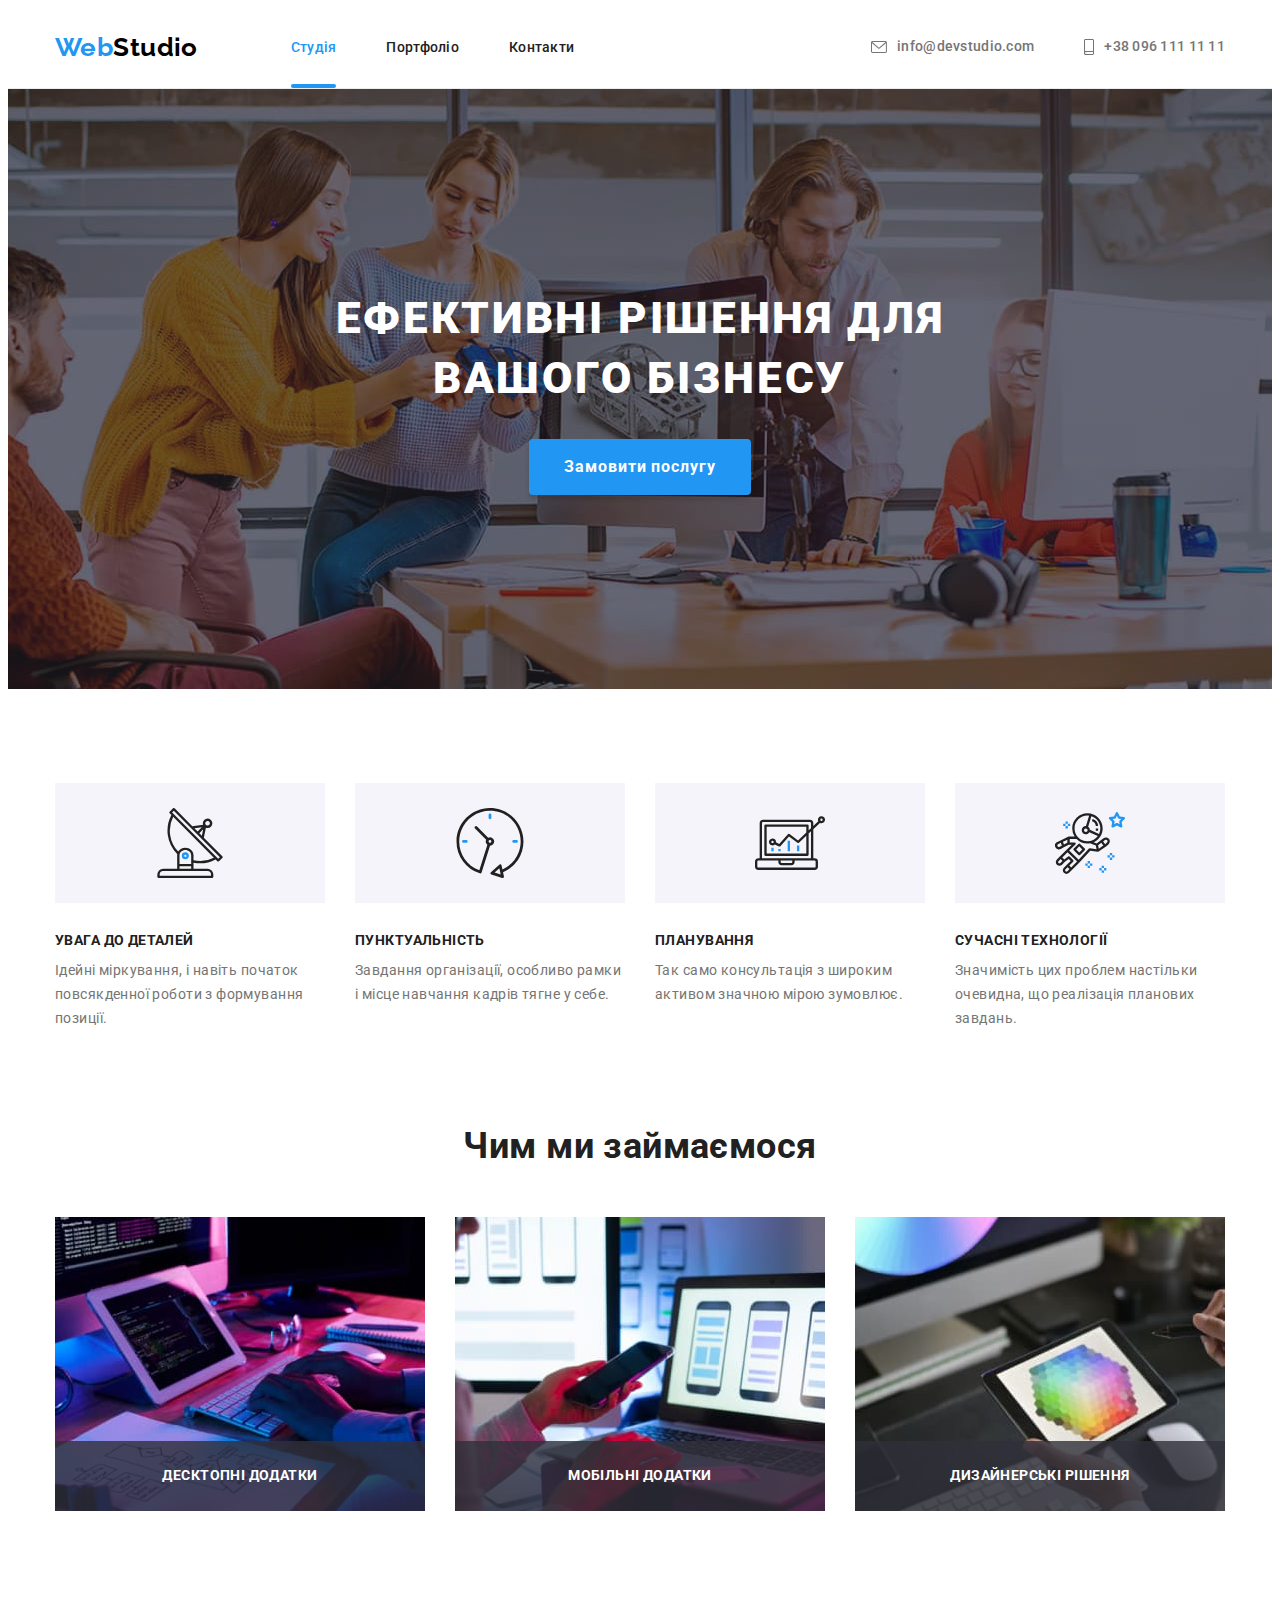
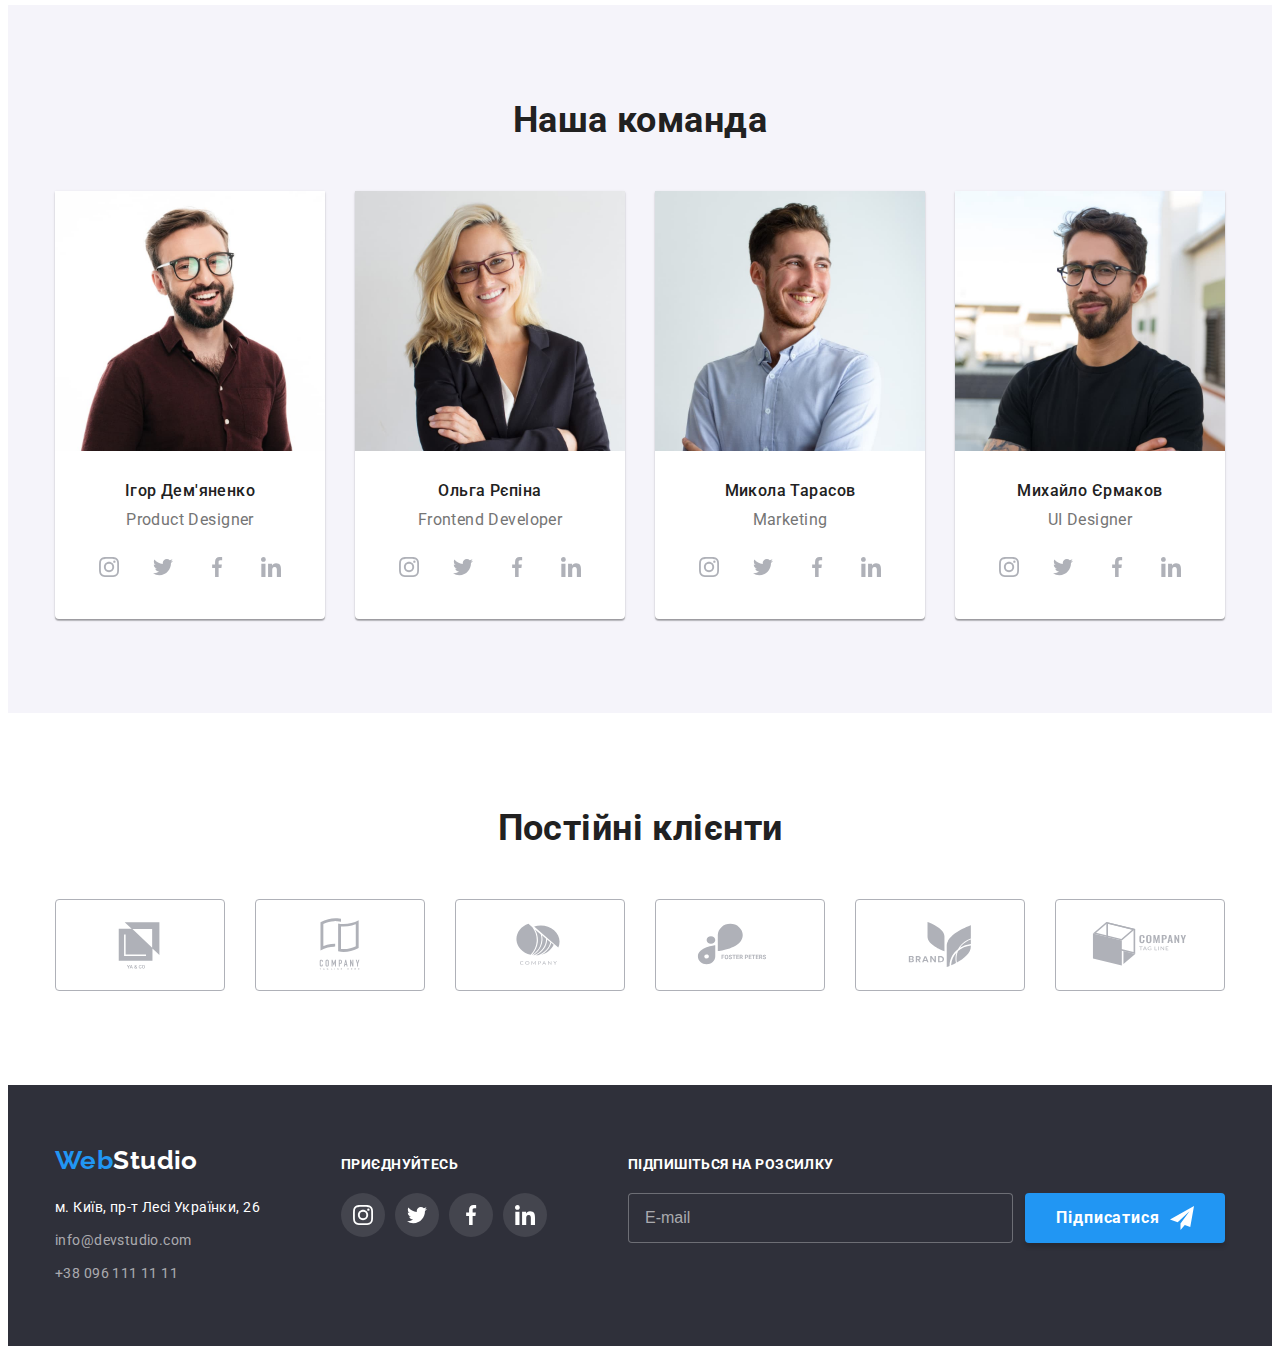
<file: index.html>
<!DOCTYPE html>
<html lang="uk">
  <head>
    <meta charset="UTF-8" />
    <meta http-equiv="X-UA-Compatible" content="IE=edge" />
    <meta name="viewport" content="width=device-width, initial-scale=1.0" />
    <title>Web Studio</title>
    <link rel="preconnect" href="https://fonts.googleapis.com" />
    <link rel="preconnect" href="https://fonts.gstatic.com" crossorigin />
    <link
      href="https://fonts.googleapis.com/css2?family=Raleway:wght@700&family=Roboto:wght@400;500;700;900&display=swap"
      rel="stylesheet"
    />
    <link
      rel="stylesheet"
      href="https://cdnjs.cloudflare.com/ajax/libs/modern-normalize/1.1.0/modern-normalize.min.css"
      integrity="sha512-wpPYUAdjBVSE4KJnH1VR1HeZfpl1ub8YT/NKx4PuQ5NmX2tKuGu6U/JRp5y+Y8XG2tV+wKQpNHVUX03MfMFn9Q=="
      crossorigin="anonymous"
      referrerpolicy="no-referrer"
    />
    <link rel="stylesheet" href="./css/styles.css" />
  </head>
  <body>
    <header class="header">
      <div class="container header-container">
        <a class="logo link" href="./index.html"
          >Web<span class="logo-part">Studio</span></a
        >
        <nav class="site-nav">
          <ul class="header-list list">
            <li class="header-item">
              <a class="header-link link current" href="./index.html">Студія</a>
            </li>
            <li class="header-item">
              <a class="header-link link" href="./portfolio.html">Портфоліо</a>
            </li>
            <li class="header-item">
              <a class="header-link link" href="">Контакти</a>
            </li>
          </ul>
        </nav>
        <ul class="header-contacts list">
          <li class="contacts-item">
            <a class="contacts-link link" href="mailto:info@devstudio.com">
              <svg class="contacts-icon" width="16" height="12">
                <use href="./img/sprite.svg#envelope"></use>
              </svg>
              info@devstudio.com
            </a>
          </li>
          <li class="contacts-item">
            <a class="contacts-link link" href="tel:+380961111111">
              <svg class="contacts-icon" width="10" height="16">
                <use href="./img/sprite.svg#smartphone"></use>
              </svg>
              +38 096 111 11 11
            </a>
          </li>
        </ul>
      </div>
    </header>
    <main>
      <!-- Hero -->
      <section class="hero section">
        <div class="container">
          <h1 class="hero-title">Ефективні рішення для вашого бізнесу</h1>
          <button class="hero-btn" type="button" data-modal-open>Замовити послугу</button>
        </div>
      </section>
      <!-- Feature -->
      <section class="feature section">
        <div class="container">
          <h2 class="visually-hidden">Особливості</h2>
          <ul class="feature-list list">
            <li class="feature-item">
              <div class="feature-icon">
                <svg width="70" height="70">
                  <use href="./img/sprite.svg#antenna"></use>
                </svg>
              </div>
              <h3 class="feature-title">УВАГА ДО ДЕТАЛЕЙ</h3>
              <p class="feature-text">
                Ідейні міркування, і навіть початок повсякденної роботи з
                формування позиції.
              </p>
            </li>
            <li class="feature-item">
              <div class="feature-icon">
                <svg width="70" height="70">
                  <use href="./img/sprite.svg#clock"></use>
                </svg>
              </div>
              <h3 class="feature-title">ПУНКТУАЛЬНІСТЬ</h3>
              <p class="feature-text">
                Завдання організації, особливо рамки і місце навчання кадрів
                тягне у себе.
              </p>
            </li>
            <li class="feature-item">
              <div class="feature-icon">
                <svg width="70" height="70">
                  <use href="./img/sprite.svg#diagram"></use>
                </svg>
              </div>
              <h3 class="feature-title">ПЛАНУВАННЯ</h3>
              <p class="feature-text">
                Так само консультація з широким активом значною мірою зумовлює.
              </p>
            </li>
            <li class="feature-item">
              <div class="feature-icon">
                <svg width="70" height="70">
                  <use href="./img/sprite.svg#astronaut"></use>
                </svg>
              </div>
              <h3 class="feature-title">СУЧАСНІ ТЕХНОЛОГІЇ</h3>
              <p class="feature-text">
                Значимість цих проблем настільки очевидна, що реалізація
                планових завдань.
              </p>
            </li>
          </ul>
        </div>
      </section>
      <!-- Чим ми займаємося -->
      <section class="about section">
        <div class="container">
          <h2 class="about-title section-title">Чим ми займаємося</h2>
          <ul class="abot-list list">
            <li class="about-item">
              <img src="./img/box1.jpg" alt="Розробка сайтів." width="370" />
              <div class="about-label">Десктопні додатки</div>
            </li>
            <li class="about-item">
              <img src="./img/box2.jpg" alt="Розробка мобільних додатків." width="370"/>
              <div class="about-label">Мобільні додатки</div>
            </li>
            <li class="about-item">
              <img src="./img/box3.jpg" alt="Вебдизайн." width="370" />
              <div class="about-label">Дизайнерські рішення</div>
            </li>
          </ul>
        </div>
      </section>
      <!-- Наша команда -->
      <section class="team section">
        <div class="container">
          <h2 class="section-title">Наша команда</h2>
          <ul class="team-list list">
            <li class="team-item">
              <img
                src="./img/card1.jpg"
                alt="Ігор Дем'яненко - Product Designer."
                width="270"
              />
              <div class="team-content">
                <h3 class="team-title">Ігор Дем'яненко</h3>
                <p class="team-text">Product Designer</p>
                <ul class="team-soc-list list">
                  <li>
                    <a class="team-soc-link" href="">
                      <svg class="team-soc-icon" width="20" height="20">
                        <use href="./img/sprite.svg#instagram"></use>
                      </svg>
                    </a>
                  </li>
                  <li>
                    <a class="team-soc-link" href="">
                      <svg class="team-soc-icon" width="20" height="20">
                        <use href="./img/sprite.svg#twitter"></use>
                      </svg>
                    </a>
                  </li>
                  <li>
                    <a class="team-soc-link" href="">
                      <svg class="team-soc-icon" width="20" height="20">
                        <use href="./img/sprite.svg#facebook"></use>
                      </svg>
                    </a>
                  </li>
                  <li>
                    <a class="team-soc-link" href="">
                      <svg class="team-soc-icon" width="20" height="20">
                        <use href="./img/sprite.svg#linkedin"></use>
                      </svg>
                    </a>
                  </li>
                </ul>
              </div>
            </li>
            <li class="team-item">
              <img
                src="./img/card2.jpg"
                alt="Ольга Рєпіна - Frontend Developer."
                width="270"
              />
              <div class="team-content">
                <h3 class="team-title">Ольга Рєпіна</h3>
                <p class="team-text">Frontend Developer</p>
                <ul class="team-soc-list list">
                  <li>
                    <a class="team-soc-link" href="">
                      <svg class="team-soc-icon" width="20" height="20">
                        <use href="./img/sprite.svg#instagram"></use>
                      </svg>
                    </a>
                  </li>
                  <li>
                    <a class="team-soc-link" href="">
                      <svg class="team-soc-icon" width="20" height="20">
                        <use href="./img/sprite.svg#twitter"></use>
                      </svg>
                    </a>
                  </li>
                  <li>
                    <a class="team-soc-link" href="">
                      <svg class="team-soc-icon" width="20" height="20">
                        <use href="./img/sprite.svg#facebook"></use>
                      </svg>
                    </a>
                  </li>
                  <li>
                    <a class="team-soc-link" href="">
                      <svg class="team-soc-icon" width="20" height="20">
                        <use href="./img/sprite.svg#linkedin"></use>
                      </svg>
                    </a>
                  </li>
                </ul>
              </div>
            </li>
            <li class="team-item">
              <img
                src="./img/card3.jpg"
                alt="Микола Тарасов - Marketing."
                width="270"
              />
              <div class="team-content">
                <h3 class="team-title">Микола Тарасов</h3>
                <p class="team-text">Marketing</p>
                <ul class="team-soc-list list">
                  <li>
                    <a class="team-soc-link" href="">
                      <svg class="team-soc-icon" width="20" height="20">
                        <use href="./img/sprite.svg#instagram"></use>
                      </svg>
                    </a>
                  </li>
                  <li>
                    <a class="team-soc-link" href="">
                      <svg class="team-soc-icon" width="20" height="20">
                        <use href="./img/sprite.svg#twitter"></use>
                      </svg>
                    </a>
                  </li>
                  <li>
                    <a class="team-soc-link" href="">
                      <svg class="team-soc-icon" width="20" height="20">
                        <use href="./img/sprite.svg#facebook"></use>
                      </svg>
                    </a>
                  </li>
                  <li>
                    <a class="team-soc-link" href="">
                      <svg class="team-soc-icon" width="20" height="20">
                        <use href="./img/sprite.svg#linkedin"></use>
                      </svg>
                    </a>
                  </li>
                </ul>
              </div>
            </li>
            <li class="team-item">
              <img
                src="./img/card4.jpg"
                alt="Михайло Єрмаков - UI Designer"
                width="270"
              />
              <div class="team-content">
                <h3 class="team-title">Михайло Єрмаков</h3>
                <p class="team-text">UI Designer</p>
                <ul class="team-soc-list list">
                  <li>
                    <a class="team-soc-link" href="">
                      <svg class="team-soc-icon" width="20" height="20">
                        <use href="./img/sprite.svg#instagram"></use>
                      </svg>
                    </a>
                  </li>
                  <li>
                    <a class="team-soc-link" href="">
                      <svg class="team-soc-icon" width="20" height="20">
                        <use href="./img/sprite.svg#twitter"></use>
                      </svg>
                    </a>
                  </li>
                  <li>
                    <a class="team-soc-link" href="">
                      <svg class="team-soc-icon" width="20" height="20">
                        <use href="./img/sprite.svg#facebook"></use>
                      </svg>
                    </a>
                  </li>
                  <li>
                    <a class="team-soc-link" href="">
                      <svg class="team-soc-icon" width="20" height="20">
                        <use href="./img/sprite.svg#linkedin"></use>
                      </svg>
                    </a>
                  </li>
                </ul>
              </div>
            </li>
          </ul>
        </div>
      </section>
      <!-- Постійні клієнти -->
      <section class="section">
        <div class="container">
          <h2 class="section-title">Постійні клієнти</h2>
          <ul class="clients-list list">
            <li class="client-item">
              <a class="client-link" href="">
                <svg class="client-icon" width="106" height="60">
                  <use href="./img/sprite.svg#logo-company1"></use>
                </svg>
              </a>
            </li>
            <li class="client-item">
              <a class="client-link" href="">
                <svg class="client-icon" width="106" height="60">
                  <use href="./img/sprite.svg#logo-company2"></use>
                </svg>
              </a>
            </li>
            <li class="client-item">
              <a class="client-link" href="">
                <svg class="client-icon" width="106" height="60">
                  <use href="./img/sprite.svg#logo-company3"></use>
                </svg>
              </a>
            </li>
            <li class="client-item">
              <a class="client-link" href="">
                <svg class="client-icon" width="106" height="60">
                  <use href="./img/sprite.svg#logo-company4"></use>
                </svg>
              </a>
            </li>
            <li class="client-item">
              <a class="client-link" href="">
                <svg class="client-icon" width="106" height="60">
                  <use href="./img/sprite.svg#logo-company5"></use>
                </svg>
              </a>
            </li>
            <li class="client-item">
              <a class="client-link" href="">
                <svg class="client-icon" width="106" height="60">
                  <use href="./img/sprite.svg#logo-company6"></use>
                </svg>
              </a>
            </li>
          </ul>
        </div>
      </section>
    </main>
    <footer class="footer">
      <div class="footer-container container">
        <div>
          <a class="logo link" href="./index.html"
            >Web<span class="logo-part">Studio</span></a
          >
          <address>
            <ul class="footer-address-list list">
              <li class="adress-item">
                <a
                  class="address-link link"
                  href="https://goo.gl/maps/qJsFLTsWBLWUvJtw5"
                  target="_blank"
                  rel="noopener noreferrer"
                  >м. Київ, пр-т Лесі Українки, 26</a
                >
              </li>
              <li class="adress-item">
                <a class="address-contact link" href="mailto:info@devstudio.com"
                  >info@devstudio.com</a
                >
              </li>
              <li class="adress-item">
                <a class="address-contact link" href="tel:+380961111111"
                  >+38 096 111 11 11</a
                >
              </li>
            </ul>
          </address>
        </div>
        <div>
          <p class="footer-text">Приєднуйтесь</p>
          <ul class="footer-soc-list list">
            <li>
              <a class="footer-soc-link" href="">
                <svg class="footer-soc-icon" width="20" height="20">
                  <use href="./img/sprite.svg#instagram"></use>
                </svg>
              </a>
            </li>
            <li>
              <a class="footer-soc-link" href="">
                <svg class="footer-soc-icon" width="20" height="20">
                  <use href="./img/sprite.svg#twitter"></use>
                </svg>
              </a>
            </li>
            <li>
              <a class="footer-soc-link" href="">
                <svg class="footer-soc-icon" width="20" height="20">
                  <use href="./img/sprite.svg#facebook"></use>
                </svg>
              </a>
            </li>
            <li>
              <a class="footer-soc-link" href="">
                <svg class="footer-soc-icon" width="20" height="20">
                  <use href="./img/sprite.svg#linkedin"></use>
                </svg>
              </a>
            </li>
          </ul>
        </div>
        <div>
          <p class="footer-text">Підпишіться на розсилку</p>
          <form class="sign-form">
            <input class="sign-mail" type="email" name="male" placeholder="E-mail">
            <button class="sign-btn" type="submit"> Підписатися
              <svg class="sign-icon" width="24" height="24">
                <use href="./img/sprite.svg#send"></use>
              </svg>
            </button>
          </form>
        </div>
      </div>
    </footer>
    <div class="backdrop is-hidden" data-modal>
      <div class="modal">
        <button type="button" class="modal-btn" data-modal-close>
          <svg class="modal-close" width="11" height="11">
            <use href="./img/sprite.svg#close"></use>
          </svg>
        </button>
        <form class="callback-form">
          <p class="form-title">Залиште свої дані, ми вам передзвонимо</p>
          <label class="form-label" for="name">Ім'я</label>
          <div class="form-field">
            <input class="form-input" type="text" name="name" id="name">
            <svg class="form-icon" width="18" height="18">
              <use href="./img/sprite.svg#person"></use>
            </svg>
          </div>
          <label class="form-label" for="tel">Телефон</label>
          <div class="form-field">
            <input class="form-input" type="tel" name="tel" id="tel">
            <svg class="form-icon" width="18" height="18">
              <use href="./img/sprite.svg#phone"></use>
            </svg>
          </div>
          <label class="form-label" for="mail">Пошта</label>
          <div class="form-field">
            <input class="form-input" type="email" name="male" id="male">
            <svg class="form-icon" width="18" height="18">
              <use href="./img/sprite.svg#email"></use>
            </svg>
          </div>
          <label class="form-label" for="comment">Коментар</label>
          <textarea class="form-textarea" name="comment" id="comment" placeholder="Введіть текст"></textarea>
          <input class="form-policy visually-hidden" type="checkbox" name="policy" id="policy" value="true">
          <label class="policy-label" for="policy">
            <svg class="policy-icon" width="16" height="15">
              <use href="./img/sprite.svg#check"></use>
            </svg>
            <span>Погоджуюся з розсилкою та приймаю <a class="policy-link" href="">Умови договору</a></span>
          </label>
          <button class="btn-submit" type="submit">Відправити</button>
        </form>
      </div>
    </div>
    <script src="./js/modal.js"></script>
  </body>
</html>
</file>
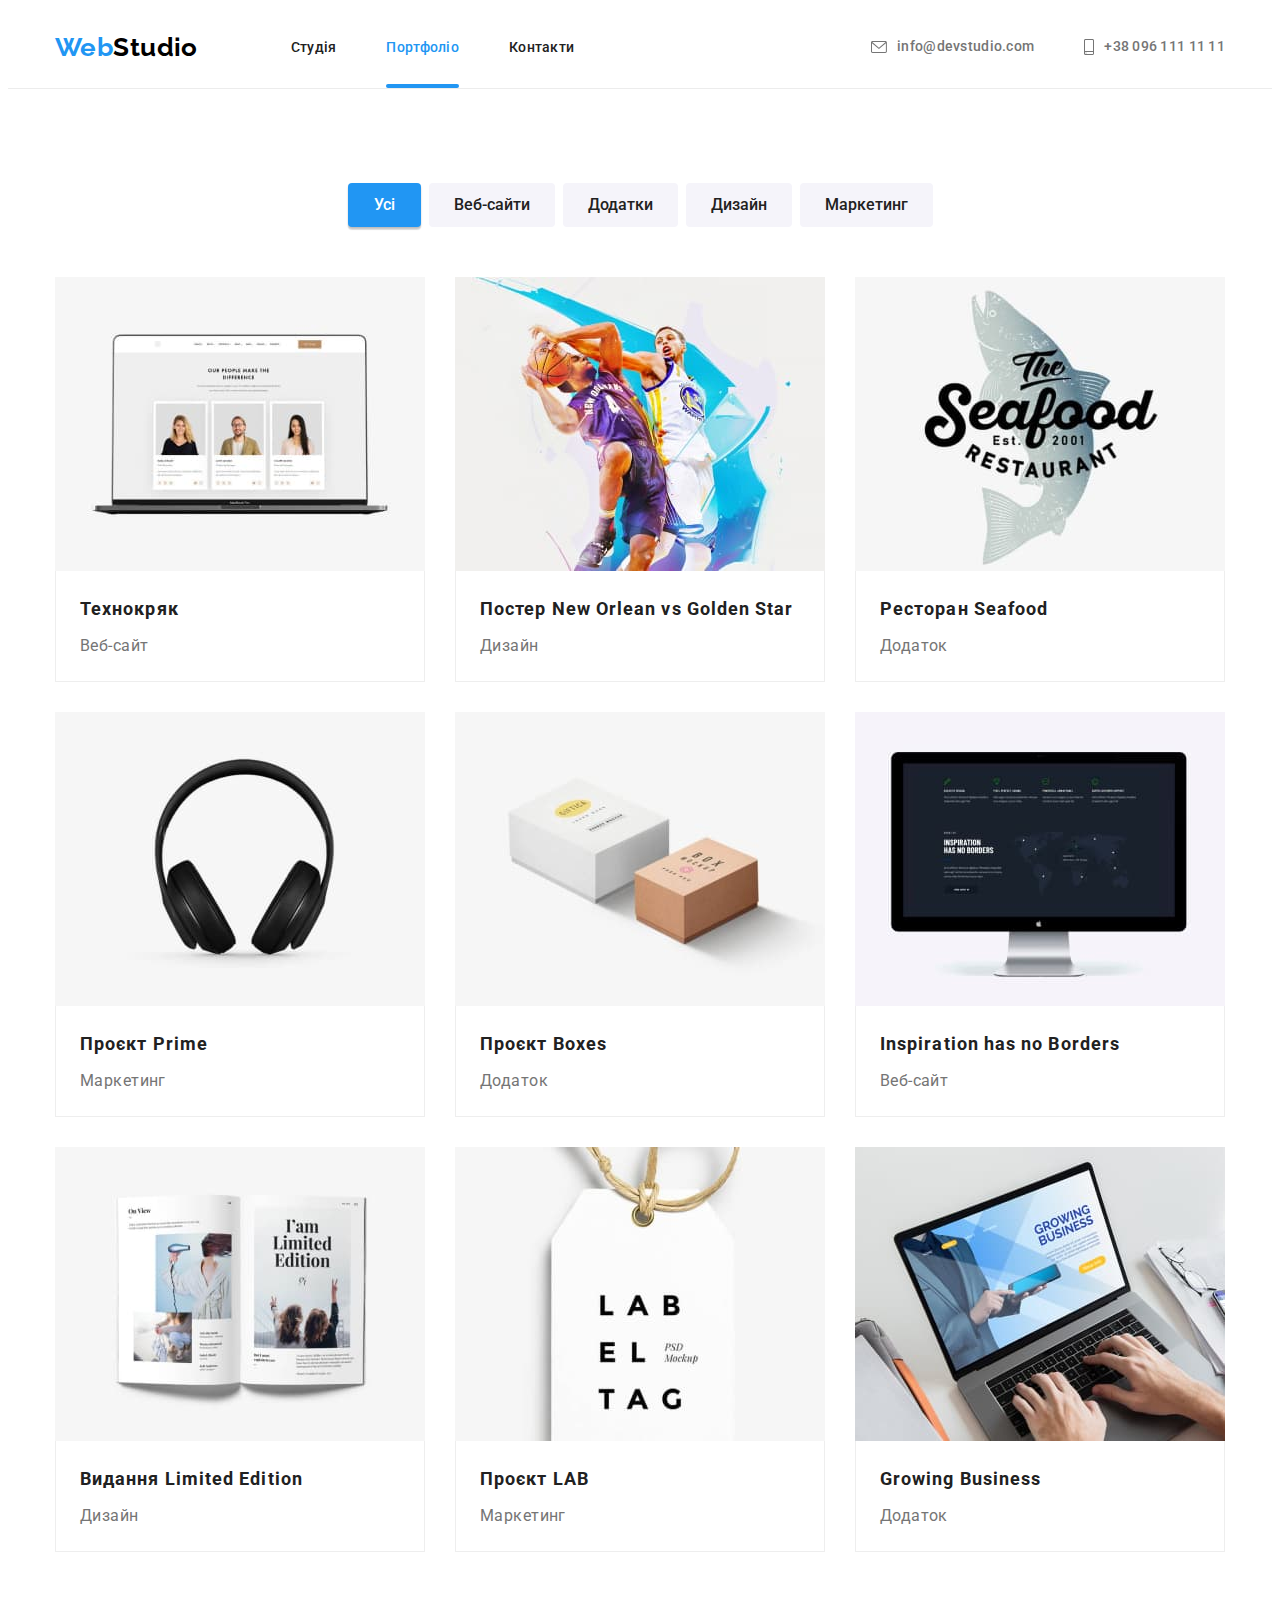
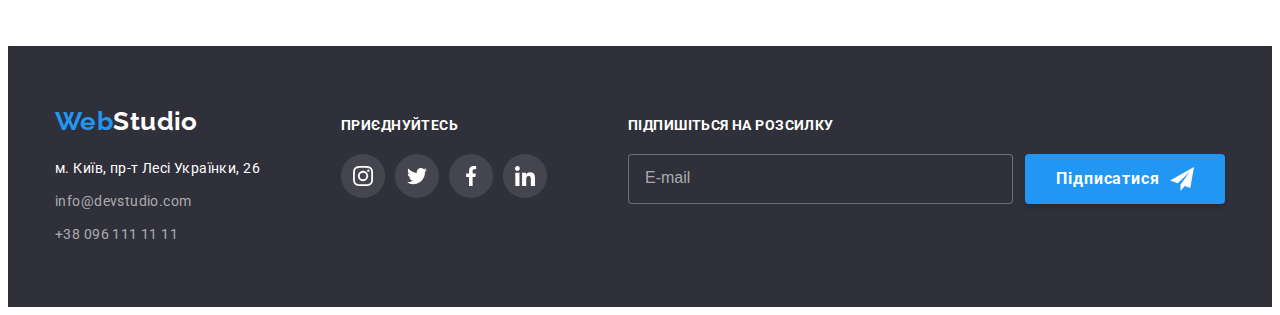
<file: portfolio.html>
<!DOCTYPE html>
<html lang="uk">
  <head>
    <meta charset="UTF-8" />
    <meta http-equiv="X-UA-Compatible" content="IE=edge" />
    <meta name="viewport" content="width=device-width, initial-scale=1.0" />
    <title>Web Studio</title>
    <link rel="preconnect" href="https://fonts.googleapis.com" />
    <link rel="preconnect" href="https://fonts.gstatic.com" crossorigin />
    <link
      href="https://fonts.googleapis.com/css2?family=Raleway:wght@700&family=Roboto:wght@400;500;700;900&display=swap"
      rel="stylesheet"
    />
    <link
      rel="stylesheet"
      href="https://cdnjs.cloudflare.com/ajax/libs/modern-normalize/1.1.0/modern-normalize.min.css"
      integrity="sha512-wpPYUAdjBVSE4KJnH1VR1HeZfpl1ub8YT/NKx4PuQ5NmX2tKuGu6U/JRp5y+Y8XG2tV+wKQpNHVUX03MfMFn9Q=="
      crossorigin="anonymous"
      referrerpolicy="no-referrer"
    />
    <link rel="stylesheet" href="./css/styles.css" />
  </head>
  <body>
    <header class="header">
      <div class="container header-container">
        <a class="logo link" href="./index.html"
          >Web<span class="logo-part">Studio</span></a
        >
        <nav class="site-nav">
          <ul class="header-list list">
            <li class="header-item">
              <a class="header-link link" href="./index.html">Студія</a>
            </li>
            <li class="header-item">
              <a class="header-link link current" href="./portfolio.html"
                >Портфоліо</a
              >
            </li>
            <li class="header-item">
              <a class="header-link link" href="">Контакти</a>
            </li>
          </ul>
        </nav>
        <ul class="header-contacts list">
          <li class="contacts-item">
            <a class="contacts-link link" href="mailto:info@devstudio.com">
              <svg class="contacts-icon" width="16" height="12">
                <use href="./img/sprite.svg#envelope"></use>
              </svg>
              info@devstudio.com
            </a>
          </li>
          <li class="contacts-item">
            <a class="contacts-link link" href="tel:+380961111111">
              <svg class="contacts-icon" width="10" height="16">
                <use href="./img/sprite.svg#smartphone"></use>
              </svg>
              +38 096 111 11 11
            </a>
          </li>
        </ul>
      </div>
    </header>
    <main>
      <section class="portfoli section">
        <div class="container">
          <h1 class="visually-hidden">Portfolio</h1>
          <!-- Фільтр  -->
          <ul class="filter-list list">
            <li class="filter-item">
              <button class="filter-btn current" type="button">Усі</button>
            </li>
            <li class="filter-item">
              <button class="filter-btn" type="button">Веб-сайти</button>
            </li>
            <li class="filter-item">
              <button class="filter-btn" type="button">Додатки</button>
            </li>
            <li class="filter-item">
              <button class="filter-btn" type="button">Дизайн</button>
            </li>
            <li class="filter-item">
              <button class="filter-btn" type="button">Маркетинг</button>
            </li>
          </ul>
          <!-- Portfolio -->
          <ul class="portfolio-list list">
            <li class="portfolio-item">
              <a class="portfolio-link link" href="">
                <div class="portfolio-thumb">
                  <img
                    src="./img/portfolio1.jpg"
                    alt="Веб-сайт Технохряк."
                    width="370"
                  />
                  <div class="portfolio-overlay">
                    <p>
                      Ресурс пропонує комплексні пропозиції з різним рівнем
                      функціоналу та сервісів. Все це дозволить відвідувачу
                      отримати вичерпні відомості про компанію чи приватну
                      особу.
                    </p>
                  </div>
                </div>
                <div class="portfolio-content">
                  <h2 class="portfolio-title">Технокряк</h2>
                  <p class="portfolio-text">Веб-сайт</p>
                </div>
              </a>
            </li>
            <li class="portfolio-item">
              <a class="portfolio-link link" href="">
                <div class="portfolio-thumb">
                  <img
                    src="./img/portfolio2.jpg"
                    alt="Дизайн постеру New Orlean vs Golden Star."
                    width="370"
                  />
                  <div class="portfolio-overlay">
                    <p>
                      Ресурс пропонує комплексні пропозиції з різним рівнем
                      функціоналу та сервісів. Все це дозволить відвідувачу
                      отримати вичерпні відомості про компанію чи приватну
                      особу.
                    </p>
                  </div>
                </div>
                <div class="portfolio-content">
                  <h2 class="portfolio-title">
                    Постер New Orlean vs Golden Star
                  </h2>
                  <p class="portfolio-text">Дизайн</p>
                </div>
              </a>
            </li>
            <li class="portfolio-item">
              <a class="portfolio-link link" href="">
                <div class="portfolio-thumb">
                  <img
                    src="./img/portfolio3.jpg"
                    alt="Додаток ресторану Seafood."
                    width="370"
                  />
                  <div class="portfolio-overlay">
                    <p>
                      Ресурс пропонує комплексні пропозиції з різним рівнем
                      функціоналу та сервісів. Все це дозволить відвідувачу
                      отримати вичерпні відомості про компанію чи приватну
                      особу.
                    </p>
                  </div>
                </div>
                <div class="portfolio-content">
                  <h2 class="portfolio-title">Ресторан Seafood</h2>
                  <p class="portfolio-text">Додаток</p>
                </div>
              </a>
            </li>
            <li class="portfolio-item">
              <a class="portfolio-link link" href="">
                <div class="portfolio-thumb">
                  <img
                    src="./img/portfolio4.jpg"
                    alt="Маркетинг проєкту Prime."
                    width="370"
                  />
                  <div class="portfolio-overlay">
                    <p>
                      Ресурс пропонує комплексні пропозиції з різним рівнем
                      функціоналу та сервісів. Все це дозволить відвідувачу
                      отримати вичерпні відомості про компанію чи приватну
                      особу.
                    </p>
                  </div>
                </div>
                <div class="portfolio-content">
                  <h2 class="portfolio-title">Проєкт Prime</h2>
                  <p class="portfolio-text">Маркетинг</p>
                </div>
              </a>
            </li>
            <li class="portfolio-item">
              <a class="portfolio-link link" href="">
                <div class="portfolio-thumb">
                  <img
                    src="./img/portfolio5.jpg"
                    alt="Додаток проєкту Boxes."
                    width="370"
                  />
                  <div class="portfolio-overlay">
                    <p>
                      Ресурс пропонує комплексні пропозиції з різним рівнем
                      функціоналу та сервісів. Все це дозволить відвідувачу
                      отримати вичерпні відомості про компанію чи приватну
                      особу.
                    </p>
                  </div>
                </div>
                <div class="portfolio-content">
                  <h2 class="portfolio-title">Проєкт Boxes</h2>
                  <p class="portfolio-text">Додаток</p>
                </div>
              </a>
            </li>
            <li class="portfolio-item">
              <a class="portfolio-link link" href="">
                <div class="portfolio-thumb">
                  <img
                    src="./img/portfolio6.jpg"
                    alt="Веб-сайт Inspiration has no Borders."
                    width="370"
                  />
                  <div class="portfolio-overlay">
                    <p>
                      Ресурс пропонує комплексні пропозиції з різним рівнем
                      функціоналу та сервісів. Все це дозволить відвідувачу
                      отримати вичерпні відомості про компанію чи приватну
                      особу.
                    </p>
                  </div>
                </div>
                <div class="portfolio-content">
                  <h2 class="portfolio-title">Inspiration has no Borders</h2>
                  <p class="portfolio-text">Веб-сайт</p>
                </div>
              </a>
            </li>
            <li class="portfolio-item">
              <a class="portfolio-link link" href="">
                <div class="portfolio-thumb">
                  <img
                    src="./img/portfolio7.jpg"
                    alt="Дизайн виання Limited Edition."
                    width="370"
                  />
                  <div class="portfolio-overlay">
                    <p>
                      Ресурс пропонує комплексні пропозиції з різним рівнем
                      функціоналу та сервісів. Все це дозволить відвідувачу
                      отримати вичерпні відомості про компанію чи приватну
                      особу.
                    </p>
                  </div>
                </div>
                <div class="portfolio-content">
                  <h2 class="portfolio-title">Видання Limited Edition</h2>
                  <p class="portfolio-text">Дизайн</p>
                </div>
              </a>
            </li>
            <li class="portfolio-item">
              <a class="portfolio-link link" href="">
                <div class="portfolio-thumb">
                  <img
                    src="./img/portfolio8.jpg"
                    alt="Маркетинг проєкту LAB."
                    width="370"
                  />
                  <div class="portfolio-overlay">
                    <p>
                      Ресурс пропонує комплексні пропозиції з різним рівнем
                      функціоналу та сервісів. Все це дозволить відвідувачу
                      отримати вичерпні відомості про компанію чи приватну
                      особу.
                    </p>
                  </div>
                </div>
                <div class="portfolio-content">
                  <h2 class="portfolio-title">Проєкт LAB</h2>
                  <p class="portfolio-text">Маркетинг</p>
                </div>
              </a>
            </li>
            <li class="portfolio-item">
              <a class="portfolio-link link" href="">
                <div class="portfolio-thumb">
                  <img
                    src="./img/portfolio9.jpg"
                    alt="Додаток Growing Business."
                    width="370"
                  />
                  <div class="portfolio-overlay">
                    <p>
                      Ресурс пропонує комплексні пропозиції з різним рівнем
                      функціоналу та сервісів. Все це дозволить відвідувачу
                      отримати вичерпні відомості про компанію чи приватну
                      особу.
                    </p>
                  </div>
                </div>
                <div class="portfolio-content">
                  <h2 class="portfolio-title">Growing Business</h2>
                  <p class="portfolio-text">Додаток</p>
                </div>
              </a>
            </li>
          </ul>
        </div>
      </section>
    </main>
    <footer class="footer">
      <div class="footer-container container">
        <div>
          <a class="logo link" href="./index.html"
            >Web<span class="logo-part">Studio</span></a
          >
          <address>
            <ul class="footer-address-list list">
              <li class="adress-item">
                <a
                  class="address-link link"
                  href="https://goo.gl/maps/qJsFLTsWBLWUvJtw5"
                  target="_blank"
                  rel="noopener noreferrer"
                  >м. Київ, пр-т Лесі Українки, 26</a
                >
              </li>
              <li class="adress-item">
                <a class="address-contact link" href="mailto:info@devstudio.com"
                  >info@devstudio.com</a
                >
              </li>
              <li class="adress-item">
                <a class="address-contact link" href="tel:+380961111111"
                  >+38 096 111 11 11</a
                >
              </li>
            </ul>
          </address>
        </div>
        <div>
          <p class="footer-text">Приєднуйтесь</p>
          <ul class="footer-soc-list list">
            <li>
              <a class="footer-soc-link" href="">
                <svg class="footer-soc-icon" width="20" height="20">
                  <use href="./img/sprite.svg#instagram"></use>
                </svg>
              </a>
            </li>
            <li>
              <a class="footer-soc-link" href="">
                <svg class="footer-soc-icon" width="20" height="20">
                  <use href="./img/sprite.svg#twitter"></use>
                </svg>
              </a>
            </li>
            <li>
              <a class="footer-soc-link" href="">
                <svg class="footer-soc-icon" width="20" height="20">
                  <use href="./img/sprite.svg#facebook"></use>
                </svg>
              </a>
            </li>
            <li>
              <a class="footer-soc-link" href="">
                <svg class="footer-soc-icon" width="20" height="20">
                  <use href="./img/sprite.svg#linkedin"></use>
                </svg>
              </a>
            </li>
          </ul>
        </div>
        <div>
          <p class="footer-text">Підпишіться на розсилку</p>
          <form class="sign-form">
            <input class="sign-mail" type="email" name="male" placeholder="E-mail">
            <button class="sign-btn" type="submit"> Підписатися
              <svg class="sign-icon" width="24" height="24">
                <use href="./img/sprite.svg#send"></use>
              </svg>
            </button>
          </form>
        </div>
      </div>
    </footer>
  </body>
</html>
</file>
<file: css/styles.css>
:root {
    --accent-color: #2196F3;
    --primary-text-color: #757575;
    --tittle-text-color: #212121;
    --primary-white-color: #FFFFFF;
    --icon-color: #AFB1B8;
    --main-font: 'Roboto', sans-serif;
    --transition-duration: 250ms;
    --transition-timing-function: cubic-bezier(0.4, 0, 0.2, 1);
}

*,
*::before,
*::after {
  box-sizing: border-box;
}

p,
h1,
h2,
h3,
h4,
h5,
h6 {
  margin: 0;
}

img {
    display: block;
    max-width: 100%;
    height: auto;
  }

body {
    font-family: var(--main-font);
    font-size: 14px;
    letter-spacing: 0.03em;
    background-color: var(--primary-white-color);
    color: var(--primary-text-color);
}

.list {
    padding-left: 0;
    margin: 0;
    list-style: none;
  }
  
.link {
    text-decoration: none;
}

.container {
    width: 1200px;
    padding-left: 15px;
    padding-right: 15px;
    margin: 0 auto;
    /* outline: 2px solid indianred; */
}

.section {
    padding-top: 94px;
    padding-bottom: 94px;
}

.section-title {
    margin-bottom: 50px;
    font-size: 36px;
    line-height: 1.17;
    text-align: center;
    color: var(--tittle-text-color);
}

.visually-hidden {
    position: absolute;
     white-space: nowrap;
     width: 1px;
     height: 1px;
     overflow: hidden;
     border: 0;
     padding: 0;
     clip: rect(0 0 0 0);
     clip-path: inset(50%);
     margin: -1px;
   }

/* header */
.header {
    padding-top: 24px;
    padding-bottom: 25px;
    border-bottom: 1px solid #ECECEC;
}

.header-container {
    display: flex;
    align-items: center;
}

.logo {
    font-family: 'Raleway', sans-serif;
    font-weight: 700;
    font-size: 26px;
    line-height: 1.19;
    color: var(--accent-color);
}

.logo-part {
    color: #000000;
}

.site-nav {
    margin-left: 93px;
}

.header-list {
    display: flex;
}

.header-contacts {
    display: flex;
    margin-left: auto;
}

.header-item:not(:last-child), .contacts-item:not(:last-child) {
    margin-right: 50px;
}

.header-link, .contacts-link {
    font-weight: 500;
    line-height: 1.14;
    letter-spacing: 0.02em;
    color: var(--tittle-text-color);
    transition: color var(--transition-duration) var(--transition-timing-function);
}

.header-link {
    position: relative;
    padding-bottom: 33px;
}

.header-link::after {
    content: '';
    position: absolute;
    left: 0;
    bottom: 0;
    display: block;
    width: 100%;
    height: 4px;
    border-radius: 2px;
    background-color: var(--accent-color);
    transform: scaleX(0);
    transition: transform var(--transition-duration) var(--transition-timing-function);
}

.contacts-link {
    display: flex;
    align-items: center;
    color: inherit;
}

.contacts-icon {
    margin-right: 10px;
    fill: currentColor;
}

.header-link.current::after {
    transform: scaleX(1);
}

.header-link:hover::after, .header-link:focus::after {
    transform: scaleX(1);
}

.header-link:hover, .header-link:focus,
.contacts-link:hover, .contacts-link:focus,
.header-link.current {
    color: var(--accent-color);
}

/* HERO */
.hero {
    max-width: 1600px;
    height: 600px;
    padding-top: 200px;
    padding-bottom: 200px;
    margin-right: auto;
    margin-left: auto;
    text-align: center;
    background-color: #2F303A;
    background-image: linear-gradient(
        to right,
        rgba(47, 48, 58, 0.4),
        rgba(47, 48, 58, 0.4)
        ),
        url(../img/bc-hero.jpg);
    background-repeat: no-repeat;
    background-position: center;
    background-size: cover;
}

.hero-title {
    width: 696px;
    margin-bottom: 30px;
    margin-right: auto;
    margin-left: auto;
    font-weight: 900;
    font-size: 44px;
    line-height: 1.36;
    text-align: center;
    letter-spacing: 0.06em;
    text-transform: uppercase;
    color: var(--primary-white-color);
}

.hero-btn {
    display: inline-block;
    border-radius: 4px;
    border: solid transparent;
    box-shadow: 0px 4px 4px rgba(0, 0, 0, 0.15);
    padding: 10px 32px;
    min-width: 216px;
    font-family: inherit;
    font-weight: 700;
    font-size: 16px;
    line-height: 1.88;
    text-align: center;
    letter-spacing: 0.06em;
    color: var(--primary-white-color);
    background-color: var(--accent-color);
    cursor: pointer;
}

/* feature */

.feature-list {
    display: flex;
    justify-content: space-between;
}

.feature-item {
    width: 270px;
}

.feature-icon {
    display: flex;
    justify-content: center;
    align-items: center;
    height: 120px;
    margin-bottom: 30px;
    background-color: #F5F4FA;
}

.feature-title {
    margin-bottom: 10px;
    font-size: 14px;
    line-height: 1.14;
    text-transform: uppercase;
    color: var(--tittle-text-color);
}

.feature-text {
    line-height: 1.71;
}

/* about */

.about {
    padding-top: 0;
}

.abot-list {
    display: flex;
    justify-content: space-between;
}

.about-item {
    position: relative;
}

.about-label {
    position: absolute;
    bottom: 0;
    left: 0;
    width: 100%;
    height: 70px;
    padding-top: 27px;
    font-weight: 700;
    line-height: 1.14;
    text-align: center;
    text-transform: uppercase;
    color: var(--primary-white-color);
    background-color: rgba(47, 48, 58, 0.8);;
}

/* team */
.team {
    background-color: #F5F4FA;
}

.team-list {
    display: flex;
    justify-content: space-between;
}

.team-item {
    width: 270px;
    background-color: var(--primary-white-color);
    box-shadow: 0px 1px 3px rgba(0, 0, 0, 0.12), 0px 1px 1px rgba(0, 0, 0, 0.14), 0px 2px 1px rgba(0, 0, 0, 0.2);
    border-radius: 0px 0px 4px 4px;
}

.team-content {
    padding: 30px;
}

.team-title {
    margin-bottom: 10px;
    font-weight: 500;
    font-size: 16px;
    line-height: 1.19;
    text-align: center;
    color: var(--tittle-text-color);
}

.team-text {
    font-size: 16px;
    line-height: 1.19;
    text-align: center;  
}

.team-soc-list {
    display: flex;
    justify-content: center;
    gap: 10px;
    margin-top: 16px;
}

.team-soc-link{
    width: 44px;
    height: 44px;
    border-radius: 50%;
    display: flex;
    align-items: center;
    justify-content: center; 
    color: var(--icon-color); 
    transition: 
        background-color var(--transition-duration) var(--transition-timing-function), 
        color var(--transition-duration) var(--transition-timing-function); 
}

.team-soc-icon {
    fill: currentColor;
}

.team-soc-link:hover,
.team-soc-link:focus {
    background-color: var(--accent-color);
    color: var(--primary-white-color);
}

/* clients */

.clients-list {
    display: flex;
    justify-content: center;
    gap: 30px;
}

.client-item {
    width: 170px;
    height: 92px;
}

.client-link {
    width: 100%;
    height: 100%;
    display: flex;
    align-items: center;
    justify-content: center; 
    border: 1px solid var(--icon-color);
    border-radius: 4px;
    color: var(--icon-color);
    transition: 
        color var(--transition-duration) var(--transition-timing-function), 
        border var(--transition-duration) var(--transition-timing-function);
}

.client-icon {
    fill: currentColor;
}

.client-link:hover,
.client-link:focus {
    color: var(--accent-color);
    border: 1px solid var(--accent-color);
}

/* footer */
.footer {
    padding-top: 60px;
    padding-bottom: 60px;
    background-color: #2F303A;
}

.footer-container {
    display: flex;
    align-items: baseline;
    justify-content: space-between;
}

.footer .logo-part {
    color: var(--primary-white-color);
}

address {
    margin-top: 20px;
    font-style: normal;
}

.adress-item:not(:last-child) {
    margin-bottom: 9px;
}

.address-link, .address-contact {
    line-height: 1.71;
    color: var(--primary-white-color);
}

.address-contact {
    color: rgba(255, 255, 255, 0.6);
    transition: color var(--transition-duration) var(--transition-timing-function); 
}

.address-contact:hover, .address-contact:focus {
    color: var(--accent-color);
}

.footer-text {
    margin-bottom: 20px;
    font-weight: 700;
    line-height: 1.14;
    text-transform: uppercase;
    color: var(--primary-white-color);
}

.footer-soc-list {
    display: flex;
    justify-content: center;
    gap: 10px;
    margin-top: 16px;
}

.footer-soc-link{
    width: 44px;
    height: 44px;
    border-radius: 50%;
    display: flex;
    align-items: center;
    justify-content: center; 
    background-color: rgba(255, 255, 255, 0.1);
    color: var(--primary-white-color);  
    transition: background-color var(--transition-duration) var(--transition-timing-function);
}

.footer-soc-icon {
    fill: currentColor;
}

.footer-soc-link:hover,
.footer-soc-link:focus {
    background-color: var(--accent-color);
}

/* sign form */

.sign-form {
    display: flex;
}

.sign-mail {
    height: 50px;
    width: 385px;
    padding: 15px 16px;
    margin-right: 12px;
    border: 1px solid rgba(255, 255, 255, 0.3);
    border-radius: 4px;
    background-color: #2F303A;
    outline-color: transparent;
    color: var(--primary-white-color);
}

.sign-mail::placeholder {
    font-size: 16px;
    line-height: 1.25;
    color: rgba(255, 255, 255, 0.6);
}

.sign-btn {
    display: flex;
    align-items: center;
    justify-content: center;
    width: 200px;
    height: 50px;
    border-radius: 4px;
    border: solid transparent;
    box-shadow: 0px 4px 4px rgba(0, 0, 0, 0.15);
    font-family: var(--main-font);
    font-weight: 700;
    font-size: 16px;
    line-height: 1.88;
    text-align: center;
    letter-spacing: 0.06em;
    color: var(--primary-white-color);
    background-color: var(--accent-color);
    cursor: pointer;
}

.sign-icon {
    margin-left: 10px;
    fill: var(--primary-white-color);
}

/* modal */

.backdrop {
    position: fixed;
    top: 0;
    width: 100%;
    height: 100%;
    background-color: rgba(0, 0, 0, 0.2);
    transition: 
        opacity var(--transition-duration) var(--transition-timing-function), 
        visibility var(--transition-duration) var(--transition-timing-function);
}

.modal {
    position: absolute;
    top: 50%;
    left: 50%;
    transform: translate(-50%, -50%) scale(1, 1);
    width: 528px;
    height: 581px;
    padding: 40px;
    background-color: rgba(255, 255, 255, 1);
    transition: transform var(--transition-duration) var(--transition-timing-function);
}

.backdrop.is-hidden .modal {
    transform: translate(-50%, -50%) scale(1.5, 0);
}

.modal-btn{
    display: flex;
    align-items: center;
    justify-content: center;
    position: absolute;
    top: 8px;
    right: 8px;
    width: 30px;
    height: 30px;
    border: 1px solid rgba(0, 0, 0, 0.1);
    border-radius: 50%;
    background-color: transparent;
    cursor: pointer;
}

.is-hidden {
    visibility: hidden;
    opacity: 0;
    pointer-events: none;
}

.callback-form {
    display: flex;
    flex-direction: column;
}

.form-title {
    margin-bottom: 12px;
    font-weight: 700;
    font-size: 20px;
    line-height: 1.15;
    text-align: center;
    color: var(--tittle-text-color);
}

.form-label {
    margin-bottom: 4px;
    font-weight: 400;
    font-size: 12px;
    line-height: 1.17;
    letter-spacing: 0.01em;
}

.form-field {
    position: relative;
    margin-bottom: 10px;
}

.form-input {
    width: 100%;
    height: 40px;
    padding-left: 42px;
    border-radius: 4px;
    border: transparent;
    outline: 1px solid rgba(33, 33, 33, 0.2);
    transition: outline var(--transition-duration) var(--transition-timing-function);
}

.form-input:focus-within {
    outline: 1px solid var(--accent-color);
}

.form-input:focus-within + .form-icon {
    fill: var(--accent-color);
}

.form-icon {
    position: absolute;
    top: 11px;
    left: 12px;
    fill: var(--tittle-text-color);
    transition: fill var(--transition-duration) var(--transition-timing-function);
}

.form-textarea {
    width: 100%;
    height: 120px;
    padding: 12px 16px;
    margin-bottom: 20px;
    border-radius: 4px;
    resize: none;
    border: transparent;
    outline: 1px solid rgba(33, 33, 33, 0.2);
    transition: outline var(--transition-duration) var(--transition-timing-function);
}

.form-textarea:focus-within {
    outline: 1px solid var(--accent-color);
}

.form-textarea::placeholder {
    font-size: 12px;
    line-height: 1.17;
    letter-spacing: 0.01em;
    color: rgba(117, 117, 117, 0.5);
}

.policy-label {
    display: flex;
    align-items: center;
    justify-content: center;
    margin-bottom: 30px;
    line-height: 1.71;
}

.policy-link {
    color: var(--accent-color);
}

.policy-icon {
    margin-right: 8px;
    fill: var(--primary-white-color);
    cursor: pointer;
    border: 2px solid var(--tittle-text-color);
    background-color: var(--primary-white-color);
    border-radius: 2px;
}

.form-policy:checked + .policy-label .policy-icon {
    background-color: var(--accent-color);
    border-color: var(--accent-color);
}

.btn-submit {
    display: inline-block;
    border-radius: 4px;
    border: solid transparent;
    box-shadow: 0px 4px 4px rgba(0, 0, 0, 0.15);
    padding: 10px 52px;
    margin: auto;
    font-family: inherit;
    font-weight: 700;
    font-size: 16px;
    line-height: 1.88;
    text-align: center;
    letter-spacing: 0.06em;
    color: var(--primary-white-color);
    background-color: var(--accent-color);
    cursor: pointer;
}


/* portfolio */

.filter-list {
    display: flex;
    justify-content: center;
    margin-bottom: 50px;
    gap: 8px;
}

.filter-btn {
    display: inline-block;
    border-radius: 4px;
    border: solid transparent;
    padding: 6px 22px;
    min-width: 73px;
    font-family: var(--main-font);
    font-weight: 500;
    font-size: 16px;
    line-height: 1.62;
    text-align: center;
    color: var(--tittle-text-color);
    background-color: #F5F4FA;
    cursor: pointer;
    transition: 
        color var(--transition-duration) var(--transition-timing-function),
        background-color var(--transition-duration) var(--transition-timing-function),
        box-shadow var(--transition-duration) var(--transition-timing-function);
}

.filter-btn:hover, .filter-btn:focus,
.filter-btn.current {
    color: var(--primary-white-color);
    background-color: var(--accent-color);
    box-shadow: 0px 3px 1px rgba(0, 0, 0, 0.1), 
    0px 1px 2px rgba(0, 0, 0, 0.08), 
    0px 2px 2px rgba(0, 0, 0, 0.12);
}

.portfolio-list {
    display: flex;
    flex-wrap: wrap;
}

.portfolio-item {
    flex-basis: calc((100% - 60px) / 3);
    margin-right: 30px;
    margin-bottom: 30px;
}

.portfolio-item:nth-child(3n) {
    margin-right: 0;
    }

.portfolio-item:nth-last-child(-n + 3) {
    margin-bottom: 0;
}

.portfolio-link {
    display: block;
    transition: box-shadow var(--transition-duration) var(--transition-timing-function);
}

.portfolio-link:hover,
.portfolio-link:focus {
    box-shadow: 0px 1px 1px rgba(0, 0, 0, 0.12), 
    0px 4px 4px rgba(0, 0, 0, 0.06), 
    1px 4px 6px rgba(0, 0, 0, 0.16);
}

.portfolio-content {
    padding: 20px 24px;
    border: 1px solid #EEEEEE;
    border-top: transparent;
}

.portfolio-title {
    margin-bottom: 4px;
    font-size: 18px;
    line-height: 2;
    letter-spacing: 0.06em;
    color: var(--tittle-text-color);
}

.portfolio-text {
    font-size: 16px;
    line-height: 1.88;
    color: var(--primary-text-color);
}

.portfolio-thumb {
    position: relative;
    overflow: hidden;
}

.portfolio-overlay {
    position: absolute;
    top: 0;
    left: 0;
    width: 100%;
    height: 100%;
    padding: 63px 24px;
    font-size: 18px;
    line-height: 1.56;
    color: var(--primary-white-color);
    background-color: rgba(33, 150, 243, 0.9);
    transform: translateY(100%);
    transition: transform var(--transition-duration) var(--transition-timing-function);
}

.portfolio-thumb:hover .portfolio-overlay {
    transform: translateY(0);
}
</file>
